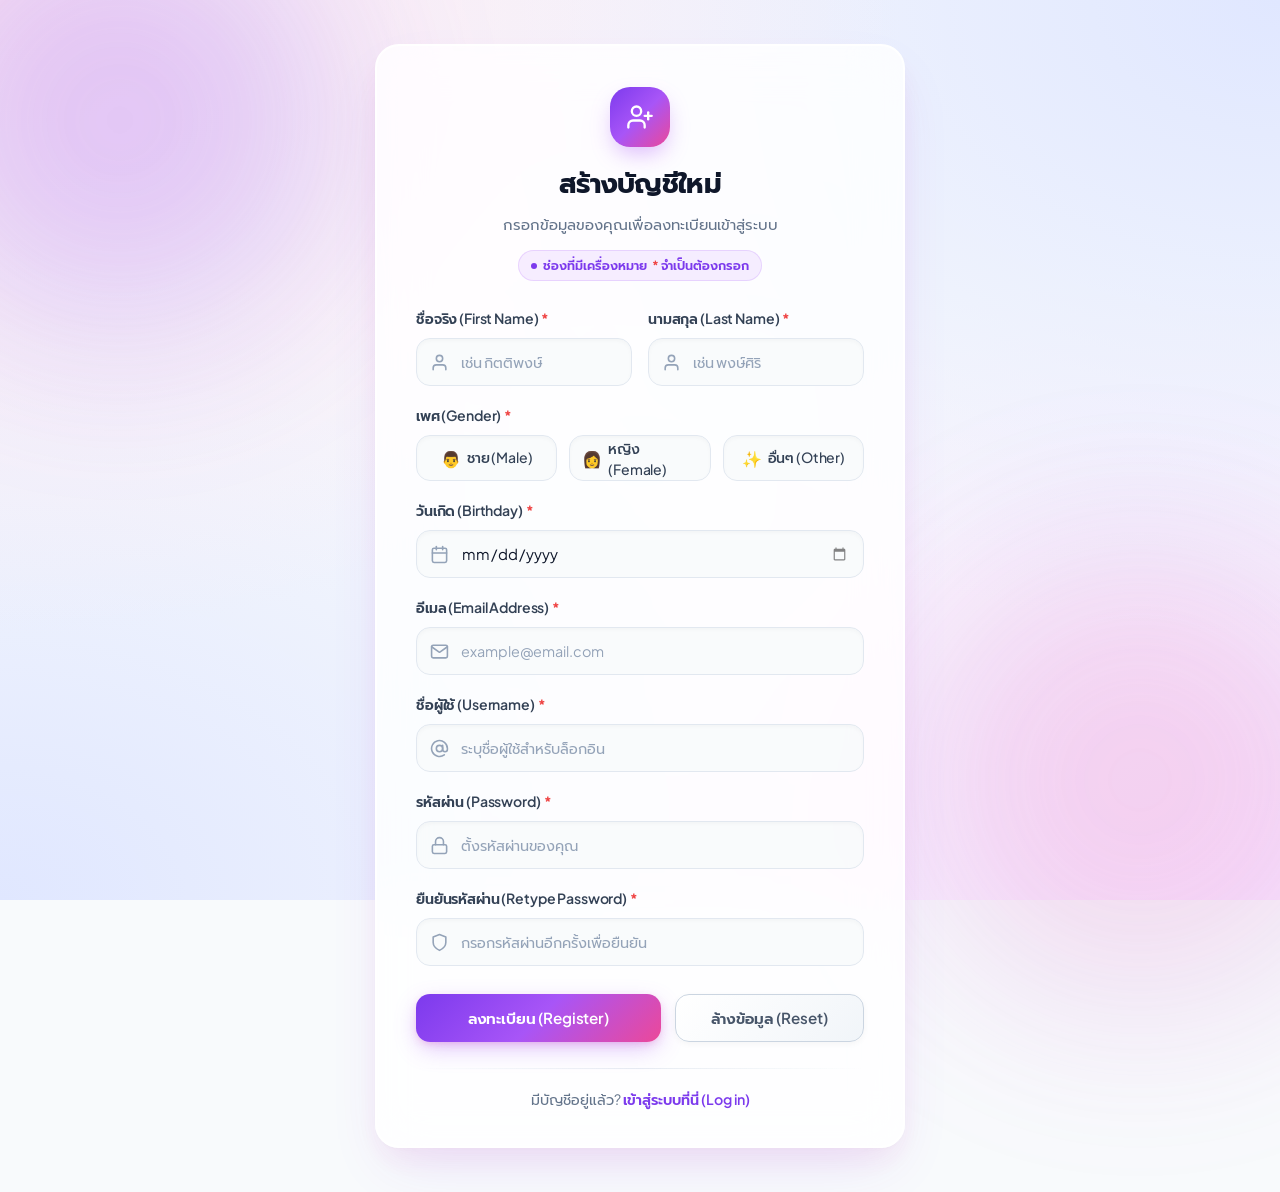
<file: index.html>
<!DOCTYPE html>
<html lang="th">
<head>
	<meta charset='utf-8'>
	<meta http-equiv='X-UA-Compatible' content='IE=edge'>
	<title>ลงทะเบียนผู้ใช้ใหม่ | Register Account</title>
	<meta name='viewport' content='width=device-width, initial-scale=1'>
	<meta name="description" content="หน้าลงทะเบียนผู้ใช้งานใหม่ ระบบสมาชิกพรีเมียม สวยงาม ทันสมัย">
	<!-- Google Fonts -->
	<link rel="preconnect" href="https://fonts.googleapis.com">
	<link rel="preconnect" href="https://fonts.gstatic.com" crossorigin>
	<link href="https://fonts.googleapis.com/css2?family=Plus+Jakarta+Sans:wght@400;500;600;700&family=Prompt:wght@300;400;500;600;700&display=swap" rel="stylesheet">
	<link rel='stylesheet' type='text/css' media='screen' href='main.css'>
	<script src='register.js'></script>
</head>
<body>
	<main class="page-wrapper">
		<form name="myRegister" id="myRegister" action="login.html" method="get">
			<fieldset>
				<!-- Form Header -->
				<header class="form-header">
					<div class="header-icon-wrapper" aria-hidden="true">
						<svg viewBox="0 0 24 24" fill="none" stroke="currentColor" stroke-width="2" stroke-linecap="round" stroke-linejoin="round">
							<path d="M16 21v-2a4 4 0 0 0-4-4H6a4 4 0 0 0-4 4v2"></path>
							<circle cx="9" cy="7" r="4"></circle>
							<line x1="19" y1="8" x2="19" y2="14"></line>
							<line x1="22" y1="11" x2="16" y2="11"></line>
						</svg>
					</div>
					<legend>สร้างบัญชีใหม่</legend>
					<p class="form-subtitle">กรอกข้อมูลของคุณเพื่อลงทะเบียนเข้าสู่ระบบ</p>
					<div class="required-info-badge">
						<span class="badge-dot"></span>
						<span>ช่องที่มีเครื่องหมาย <span class="req-star">*</span> จำเป็นต้องกรอก</span>
					</div>
				</header>

				<!-- Error Message Box (Handled by register.js) -->
				<div id="errormsg" role="alert"></div>

				<!-- First Name & Last Name (Responsive 2 Columns) -->
				<div class="form-row">
					<div class="form-group">
						<label for="firstname">ชื่อจริง (First Name)<span class="req-star">*</span></label>
						<div class="input-control">
							<span class="input-icon" aria-hidden="true">
								<svg viewBox="0 0 24 24" fill="none" stroke="currentColor" stroke-width="2" stroke-linecap="round" stroke-linejoin="round">
									<path d="M20 21v-2a4 4 0 0 0-4-4H8a4 4 0 0 0-4 4v2"></path>
									<circle cx="12" cy="7" r="4"></circle>
								</svg>
							</span>
							<input type="text" id="firstname" name="firstname" placeholder="เช่น กิตติพงษ์" required autocomplete="given-name">
						</div>
					</div>

					<div class="form-group">
						<label for="lastname">นามสกุล (Last Name)<span class="req-star">*</span></label>
						<div class="input-control">
							<span class="input-icon" aria-hidden="true">
								<svg viewBox="0 0 24 24" fill="none" stroke="currentColor" stroke-width="2" stroke-linecap="round" stroke-linejoin="round">
									<path d="M20 21v-2a4 4 0 0 0-4-4H8a4 4 0 0 0-4 4v2"></path>
									<circle cx="12" cy="7" r="4"></circle>
								</svg>
							</span>
							<input type="text" id="lastname" name="lastname" placeholder="เช่น พงษ์ศิริ" required autocomplete="family-name">
						</div>
					</div>
				</div>

				<!-- Gender Selection -->
				<div class="form-group">
					<label>เพศ (Gender)<span class="req-star">*</span></label>
					<div class="gender-options-grid">
						<label class="gender-card">
							<input type="radio" name="gender" value="male" required>
							<span class="gender-content">
								<span class="gender-icon">👨</span>
								<span>ชาย (Male)</span>
							</span>
						</label>
						<label class="gender-card">
							<input type="radio" name="gender" value="female">
							<span class="gender-content">
								<span class="gender-icon">👩</span>
								<span>หญิง (Female)</span>
							</span>
						</label>
						<label class="gender-card">
							<input type="radio" name="gender" value="other">
							<span class="gender-content">
								<span class="gender-icon">✨</span>
								<span>อื่นๆ (Other)</span>
							</span>
						</label>
					</div>
				</div>

				<!-- Birthday -->
				<div class="form-group">
					<label for="bday">วันเกิด (Birthday)<span class="req-star">*</span></label>
					<div class="input-control">
						<span class="input-icon" aria-hidden="true">
							<svg viewBox="0 0 24 24" fill="none" stroke="currentColor" stroke-width="2" stroke-linecap="round" stroke-linejoin="round">
								<rect x="3" y="4" width="18" height="18" rx="2" ry="2"></rect>
								<line x1="16" y1="2" x2="16" y2="6"></line>
								<line x1="8" y1="2" x2="8" y2="6"></line>
								<line x1="3" y1="10" x2="21" y2="10"></line>
							</svg>
						</span>
						<input type="date" id="bday" name="bday" value="" required>
					</div>
				</div>

				<!-- Email Address -->
				<div class="form-group">
					<label for="email">อีเมล (Email Address)<span class="req-star">*</span></label>
					<div class="input-control">
						<span class="input-icon" aria-hidden="true">
							<svg viewBox="0 0 24 24" fill="none" stroke="currentColor" stroke-width="2" stroke-linecap="round" stroke-linejoin="round">
								<path d="M4 4h16c1.1 0 2 .9 2 2v12c0 1.1-.9 2-2 2H4c-1.1 0-2-.9-2-2V6c0-1.1.9-2 2-2z"></path>
								<polyline points="22,6 12,13 2,6"></polyline>
							</svg>
						</span>
						<input type="email" id="email" name="email" placeholder="example@email.com" required autocomplete="email">
					</div>
				</div>

				<!-- Username -->
				<div class="form-group">
					<label for="username">ชื่อผู้ใช้ (Username)<span class="req-star">*</span></label>
					<div class="input-control">
						<span class="input-icon" aria-hidden="true">
							<svg viewBox="0 0 24 24" fill="none" stroke="currentColor" stroke-width="2" stroke-linecap="round" stroke-linejoin="round">
								<circle cx="12" cy="12" r="4"></circle>
								<path d="M16 8v5a3 3 0 0 0 6 0v-1a10 10 0 1 0-3.92 7.94"></path>
							</svg>
						</span>
						<input type="text" id="username" name="username" placeholder="ระบุชื่อผู้ใช้สำหรับล็อกอิน" required autocomplete="username">
					</div>
				</div>

				<!-- Password -->
				<div class="form-group">
					<label for="password">รหัสผ่าน (Password)<span class="req-star">*</span></label>
					<div class="input-control">
						<span class="input-icon" aria-hidden="true">
							<svg viewBox="0 0 24 24" fill="none" stroke="currentColor" stroke-width="2" stroke-linecap="round" stroke-linejoin="round">
								<rect x="3" y="11" width="18" height="11" rx="2" ry="2"></rect>
								<path d="M7 11V7a5 5 0 0 1 10 0v4"></path>
							</svg>
						</span>
						<input type="password" id="password" name="password" placeholder="ตั้งรหัสผ่านของคุณ" required autocomplete="new-password">
					</div>
				</div>

				<!-- Retype Password -->
				<div class="form-group">
					<label for="retype_password">ยืนยันรหัสผ่าน (Retype Password)<span class="req-star">*</span></label>
					<div class="input-control">
						<span class="input-icon" aria-hidden="true">
							<svg viewBox="0 0 24 24" fill="none" stroke="currentColor" stroke-width="2" stroke-linecap="round" stroke-linejoin="round">
								<path d="M12 22s8-4 8-10V5l-8-3-8 3v7c0 6 8 10 8 10z"></path>
							</svg>
						</span>
						<input type="password" id="retype_password" name="password" placeholder="กรอกรหัสผ่านอีกครั้งเพื่อยืนยัน" required autocomplete="new-password">
					</div>
				</div>

				<!-- Buttons Action Group -->
				<div class="button-actions-group">
					<input type="submit" value="ลงทะเบียน (Register)">
					<input type="reset" value="ล้างข้อมูล (Reset)">
				</div>

				<!-- Card Footer Link -->
				<div class="form-footer-divider"></div>
				<p class="switch-page-prompt">
					มีบัญชีอยู่แล้ว? <a href="login.html">เข้าสู่ระบบที่นี่ (Log in)</a>
				</p>
			</fieldset>
		</form>
	</main>
</body>
</html>
</file>
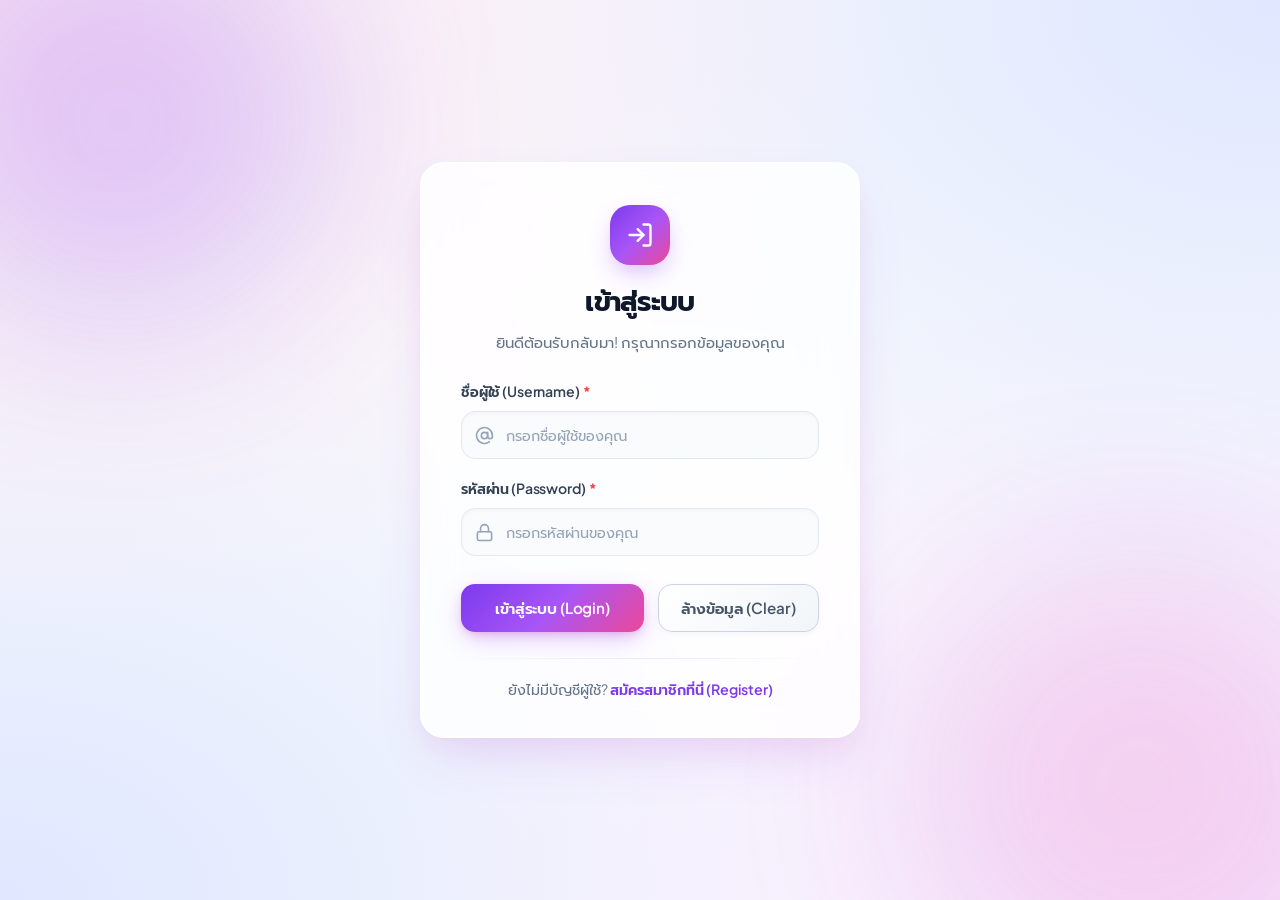
<file: login.html>
<!DOCTYPE html>
<html lang="th">
<head>
	<meta charset='utf-8'>
	<meta http-equiv='X-UA-Compatible' content='IE=edge'>
	<title>เข้าสู่ระบบสมาชิก | Member Login</title>
	<meta name='viewport' content='width=device-width, initial-scale=1'>
	<meta name="description" content="หน้าเข้าสู่ระบบสมาชิก สวยงาม ทันสมัย ใช้งานง่าย">
	<!-- Google Fonts -->
	<link rel="preconnect" href="https://fonts.googleapis.com">
	<link rel="preconnect" href="https://fonts.gstatic.com" crossorigin>
	<link href="https://fonts.googleapis.com/css2?family=Plus+Jakarta+Sans:wght@400;500;600;700&family=Prompt:wght@300;400;500;600;700&display=swap" rel="stylesheet">
	<link rel='stylesheet' type='text/css' media='screen' href='main.css'>
	<script src='login.js'></script>
</head>
<body>
	<main class="page-wrapper login-mode">
		<form name="myLogin" id="myLogin">
			<fieldset>
				<!-- Form Header -->
				<header class="form-header">
					<div class="header-icon-wrapper" aria-hidden="true">
						<svg viewBox="0 0 24 24" fill="none" stroke="currentColor" stroke-width="2" stroke-linecap="round" stroke-linejoin="round">
							<path d="M15 3h4a2 2 0 0 1 2 2v14a2 2 0 0 1-2 2h-4"></path>
							<polyline points="10 17 15 12 10 7"></polyline>
							<line x1="15" y1="12" x2="3" y2="12"></line>
						</svg>
					</div>
					<legend>เข้าสู่ระบบ</legend>
					<p class="form-subtitle">ยินดีต้อนรับกลับมา! กรุณากรอกข้อมูลของคุณ</p>
				</header>

				<!-- Friendly Hint when arrived from registration -->
				<div id="registeredHint" class="info-hint-box" style="display: none;" role="status">
					<span>✨ ได้รับข้อมูลบัญชีจากการลงทะเบียนแล้ว! กรุณากรอกชื่อผู้ใช้และรหัสผ่านเพื่อเข้าสู่ระบบ</span>
				</div>

				<!-- Username Field -->
				<div class="form-group">
					<label for="username">ชื่อผู้ใช้ (Username)<span class="req-star">*</span></label>
					<div class="input-control">
						<span class="input-icon" aria-hidden="true">
							<svg viewBox="0 0 24 24" fill="none" stroke="currentColor" stroke-width="2" stroke-linecap="round" stroke-linejoin="round">
								<circle cx="12" cy="12" r="4"></circle>
								<path d="M16 8v5a3 3 0 0 0 6 0v-1a10 10 0 1 0-3.92 7.94"></path>
							</svg>
						</span>
						<input type="text" name="username" id="username" placeholder="กรอกชื่อผู้ใช้ของคุณ" required autocomplete="username">
					</div>
				</div>

				<!-- Password Field -->
				<div class="form-group">
					<label for="password">รหัสผ่าน (Password)<span class="req-star">*</span></label>
					<div class="input-control">
						<span class="input-icon" aria-hidden="true">
							<svg viewBox="0 0 24 24" fill="none" stroke="currentColor" stroke-width="2" stroke-linecap="round" stroke-linejoin="round">
								<rect x="3" y="11" width="18" height="11" rx="2" ry="2"></rect>
								<path d="M7 11V7a5 5 0 0 1 10 0v4"></path>
							</svg>
						</span>
						<input type="password" name="password" id="password" placeholder="กรอกรหัสผ่านของคุณ" required autocomplete="current-password">
					</div>
				</div>

				<!-- Action Buttons -->
				<div class="button-actions-group">
					<input type="submit" value="เข้าสู่ระบบ (Login)">
					<input type="reset" value="ล้างข้อมูล (Clear)">
				</div>

				<!-- Card Footer Link -->
				<div class="form-footer-divider"></div>
				<p class="switch-page-prompt">
					ยังไม่มีบัญชีผู้ใช้? <a href="index.html">สมัครสมาชิกที่นี่ (Register)</a>
				</p>
			</fieldset>
		</form>
	</main>

	<!-- Auto-detect registration query parameters -->
	<script>
		document.addEventListener('DOMContentLoaded', function() {
			try {
				var urlParams = new URLSearchParams(window.location.search);
				if (urlParams.get('username')) {
					var hintBox = document.getElementById('registeredHint');
					if (hintBox) {
						hintBox.style.display = 'flex';
					}
				}
			} catch (e) {
				console.error(e);
			}
		});
	</script>
</body>
</html>
</file>
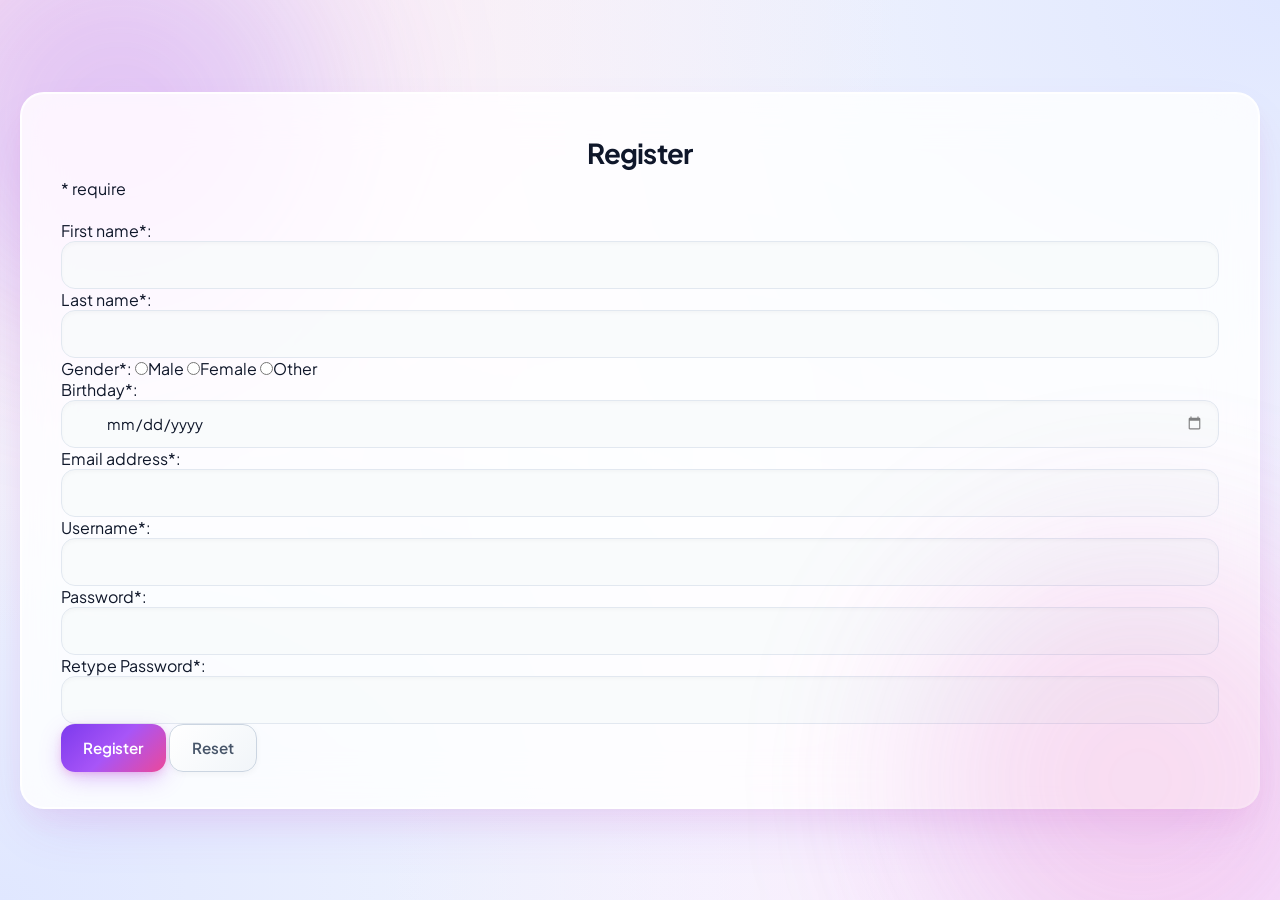
<file: register.html>
<!DOCTYPE html>
<html>
<head>
	<meta charset='utf-8'>
	<meta http-equiv='X-UA-Compatible' content='IE=edge'>
	<title>Page Title</title>
	<meta name='viewport' content='width=device-width, initial-scale=1'>
	<link rel='stylesheet' type='text/css' media='screen' href='main.css'>
	<script src='register.js'></script>
</head>
<body>
	<form name="myRegister" id="myRegister" action="login.html">
		<fieldset>
			<legend>Register</legend>
			<span>* require</span> <br>
			<span id="errormsg"></span> <br>
			First name*: 
			<input type="text" name="firstname" required>
			Last name*: 
			<input type="text" name="lastname" >
			<br>
			Gender*: 
			<input type="radio" name="gender" value="male" >Male
			<input type="radio" name="gender" value="female" >Female
			<input type="radio" name="gender" value="female" >Other
			<br>
			Birthday*: 
			<input type="date" name="bday" value="" >
			<br>
			Email address*: 
			<input type="email" name="email" >
			<br>
			Username*: 
			<input type="text" name="username" >
			<br>
			Password*: 
			<input type="password" name="password" required>
			<br>
			Retype Password*: 
			<input type="password" name="password" required>
			<br>
			<input type="submit" value="Register">
			<input type="reset" value="Reset">
		</fieldset>
	</form>
</body>
</html>
</file>
<file: main.css>
/* ==========================================================================
   Modern & Premium Glassmorphism Design System for Register & Login Forms
   ========================================================================== */

@import url('https://fonts.googleapis.com/css2?family=Plus+Jakarta+Sans:wght@400;500;600;700&family=Prompt:wght@300;400;500;600;700&display=swap');

:root {
    /* Color Palette - Vibrant Indigo, Soft Violet & Rose Pastels */
    --primary: #7c3aed;
    --primary-hover: #6d28d9;
    --primary-gradient: linear-gradient(135deg, #7c3aed 0%, #a855f7 50%, #ec4899 100%);
    --primary-glow: rgba(168, 85, 247, 0.4);

    /* Pastel Purple / Pink Focus Palette */
    --focus-border: #c084fc;
    --focus-ring: rgba(192, 132, 252, 0.28);
    --focus-glow: rgba(236, 72, 153, 0.18);

    /* Reset / Clear Button Gradient */
    --btn-reset-gradient: linear-gradient(135deg, #ffffff 0%, #f8fafc 50%, #f1f5f9 100%);
    --btn-reset-border: #cbd5e1;
    --btn-reset-text: #475569;
    --btn-reset-hover-gradient: linear-gradient(135deg, #faf5ff 0%, #f3e8ff 100%);
    --btn-reset-hover-border: #d8b4fe;
    --btn-reset-hover-text: #7e22ce;

    /* Background Mesh kept as original */
    --bg-mesh-1: #e0e7ff;
    --bg-mesh-2: #fae8ff;
    --bg-mesh-3: #fce7f3;
    --bg-base: #f8fafc;

    /* Glassmorphism Card Surface */
    --surface-glass: rgba(255, 255, 255, 0.82);
    --surface-border: rgba(255, 255, 255, 0.88);
    --surface-input: rgba(248, 250, 252, 0.78);
    --surface-input-focus: #ffffff;
    --input-border: #e2e8f0;
    --input-border-hover: #cbd5e1;

    --text-primary: #0f172a;
    --text-secondary: #334155;
    --text-muted: #64748b;
    --text-accent: #7c3aed;

    --error-bg: #fef2f2;
    --error-border: #fecaca;
    --error-text: #dc2626;

    /* Shadows & Depth */
    --shadow-card: 
        0 25px 60px -15px rgba(124, 58, 237, 0.14),
        0 15px 30px -5px rgba(236, 72, 153, 0.08),
        0 0 0 1px rgba(255, 255, 255, 0.9) inset,
        0 2px 4px rgba(0, 0, 0, 0.02);
    --shadow-card-hover:
        0 30px 70px -15px rgba(124, 58, 237, 0.2),
        0 18px 36px -5px rgba(236, 72, 153, 0.12),
        0 0 0 1px rgba(255, 255, 255, 0.95) inset;
    
    --shadow-input-inset: inset 0 2px 4px rgba(0, 0, 0, 0.028);
    --shadow-input-focus: 
        0 0 0 4px var(--focus-ring),
        0 0 18px var(--focus-glow),
        inset 0 1px 2px rgba(0, 0, 0, 0.01);
    
    --shadow-button-primary: 
        0 8px 24px -4px rgba(168, 85, 247, 0.42),
        0 3px 8px -2px rgba(236, 72, 153, 0.3);
    --shadow-button-hover: 
        0 14px 30px -4px rgba(168, 85, 247, 0.55),
        0 6px 14px -2px rgba(236, 72, 153, 0.38);
    --shadow-button-reset:
        0 2px 6px rgba(0, 0, 0, 0.04);
    --shadow-button-reset-hover:
        0 8px 20px -4px rgba(192, 132, 252, 0.28);

    /* Radii & Transitions */
    --radius-card: 24px;
    --radius-input: 14px;
    --radius-pill: 9999px;
    --transition: all 0.22s cubic-bezier(0.16, 1, 0.3, 1);
}

/* ==========================================================================
   Base & Reset
   ========================================================================== */

* {
    margin: 0;
    padding: 0;
    box-sizing: border-box;
    font-family: 'Plus Jakarta Sans', 'Prompt', -apple-system, BlinkMacSystemFont, 'Segoe UI', Roboto, sans-serif;
    -webkit-font-smoothing: antialiased;
    -moz-osx-font-smoothing: grayscale;
}

body {
    min-height: 100vh;
    display: flex;
    justify-content: center;
    align-items: center;
    padding: 44px 20px;
    background-color: var(--bg-base);
    background-image: 
        radial-gradient(at 0% 0%, var(--bg-mesh-3) 0px, transparent 50%),
        radial-gradient(at 100% 0%, var(--bg-mesh-1) 0px, transparent 50%),
        radial-gradient(at 100% 100%, var(--bg-mesh-2) 0px, transparent 50%),
        radial-gradient(at 0% 100%, #e0e7ff 0px, transparent 50%);
    background-attachment: fixed;
    position: relative;
    overflow-x: hidden;
    color: var(--text-primary);
}

/* Atmospheric Ambient Glowing Orbs */
body::before,
body::after {
    content: '';
    position: fixed;
    border-radius: 50%;
    filter: blur(90px);
    z-index: 0;
    pointer-events: none;
    opacity: 0.65;
    animation: floatAmbient 18s ease-in-out infinite alternate;
}

body::before {
    width: 440px;
    height: 440px;
    top: -100px;
    left: -100px;
    background: radial-gradient(circle, rgba(168, 85, 247, 0.45) 0%, rgba(99, 102, 241, 0.25) 100%);
}

body::after {
    width: 480px;
    height: 480px;
    bottom: -120px;
    right: -100px;
    background: radial-gradient(circle, rgba(244, 114, 182, 0.4) 0%, rgba(139, 92, 246, 0.2) 100%);
    animation-delay: -9s;
}

@keyframes floatAmbient {
    0% {
        transform: translate(0, 0) scale(1);
    }
    100% {
        transform: translate(40px, 30px) scale(1.12);
    }
}

/* ==========================================================================
   Page Container & Form Wrapper
   ========================================================================== */

.page-wrapper {
    width: 100%;
    max-width: 530px;
    position: relative;
    z-index: 1;
    animation: fadeInUp 0.45s cubic-bezier(0.16, 1, 0.3, 1);
}

.page-wrapper.login-mode {
    max-width: 440px;
}

/* Main Card Container with Enhanced Glassmorphism & Soft Drop Shadow */
form {
    background: var(--surface-glass);
    backdrop-filter: blur(24px) saturate(190%);
    -webkit-backdrop-filter: blur(24px) saturate(190%);
    border: 1px solid var(--surface-border);
    border-radius: var(--radius-card);
    padding: 42px 40px 36px 40px;
    box-shadow: var(--shadow-card);
    transition: var(--transition);
    position: relative;
    width: 100%;
}

form:hover {
    box-shadow: var(--shadow-card-hover);
    border-color: rgba(255, 255, 255, 0.95);
}

fieldset {
    border: none;
    padding: 0;
    margin: 0;
}

/* ==========================================================================
   Form Header & Typography Hierarchy
   ========================================================================== */

.form-header {
    text-align: center;
    margin-bottom: 28px;
}

.header-icon-wrapper {
    width: 60px;
    height: 60px;
    margin: 0 auto 16px auto;
    border-radius: 20px;
    background: var(--primary-gradient);
    display: flex;
    align-items: center;
    justify-content: center;
    color: #ffffff;
    box-shadow: 0 10px 22px -4px var(--primary-glow);
    transition: var(--transition);
}

.header-icon-wrapper:hover {
    transform: scale(1.08) rotate(-4deg);
    box-shadow: 0 14px 28px -4px var(--primary-glow);
}

.header-icon-wrapper svg {
    width: 28px;
    height: 28px;
}

legend {
    font-size: 1.72rem;
    font-weight: 700;
    color: var(--text-primary);
    letter-spacing: -0.025em;
    margin-bottom: 8px;
    display: block;
    width: 100%;
    text-align: center;
}

.form-subtitle {
    font-size: 0.93rem;
    color: var(--text-muted);
    line-height: 1.55;
    margin-bottom: 8px;
}

/* Badge for requirement info */
.required-info-badge {
    display: inline-flex;
    align-items: center;
    gap: 6px;
    background: rgba(168, 85, 247, 0.09);
    border: 1px solid rgba(168, 85, 247, 0.18);
    color: var(--primary);
    font-size: 0.79rem;
    font-weight: 600;
    padding: 5px 12px;
    border-radius: var(--radius-pill);
    margin-top: 6px;
}

.badge-dot {
    width: 6px;
    height: 6px;
    border-radius: 50%;
    background: var(--primary);
}

/* ==========================================================================
   Error Alert Message Box (#errormsg)
   ========================================================================== */

#errormsg {
    display: none;
    width: 100%;
    background-color: var(--error-bg);
    border: 1px solid var(--error-border);
    color: var(--error-text);
    padding: 12px 16px;
    border-radius: var(--radius-input);
    font-size: 0.88rem;
    font-weight: 500;
    line-height: 1.45;
    margin-bottom: 22px;
    align-items: center;
    gap: 10px;
    box-shadow: 0 4px 14px rgba(220, 38, 38, 0.08);
}

/* Display error message automatically when populated with text */
#errormsg:not(:empty) {
    display: flex;
    animation: shakeAlert 0.4s cubic-bezier(0.36, 0.07, 0.19, 0.97) both;
}

#errormsg::before {
    content: '⚠️';
    font-size: 1.05rem;
    flex-shrink: 0;
}

@keyframes shakeAlert {
    10%, 90% { transform: translate3d(-1px, 0, 0); }
    20%, 80% { transform: translate3d(2px, 0, 0); }
    30%, 50%, 70% { transform: translate3d(-3px, 0, 0); }
    40%, 60% { transform: translate3d(3px, 0, 0); }
}

/* Info Box / Notification for Login query params */
.info-hint-box {
    display: flex;
    align-items: center;
    gap: 10px;
    background: rgba(16, 185, 129, 0.08);
    border: 1px solid rgba(16, 185, 129, 0.25);
    color: #047857;
    padding: 12px 16px;
    border-radius: var(--radius-input);
    font-size: 0.86rem;
    font-weight: 500;
    margin-bottom: 22px;
}

/* ==========================================================================
   Form Fields, Inset Shadow & Pastel Glow Focus States
   ========================================================================== */

.form-group {
    margin-bottom: 20px;
    position: relative;
    text-align: left;
}

.form-row {
    display: grid;
    grid-template-columns: 1fr 1fr;
    gap: 16px;
}

label {
    display: block;
    font-size: 0.88rem;
    font-weight: 600;
    color: var(--text-secondary);
    margin-bottom: 8px;
    letter-spacing: -0.01em;
}

.req-star {
    color: #ef4444;
    margin-left: 3px;
    font-weight: 700;
}

/* Modern Input Controls with Inset Shadow & Pastel Glow */
.input-control {
    position: relative;
    display: flex;
    align-items: center;
    width: 100%;
}

.input-icon {
    position: absolute;
    left: 14px;
    color: #94a3b8;
    pointer-events: none;
    display: flex;
    align-items: center;
    justify-content: center;
    transition: color 0.2s ease;
    z-index: 2;
}

.input-icon svg {
    width: 19px;
    height: 19px;
}

input[type="text"],
input[type="password"],
input[type="email"],
input[type="date"] {
    width: 100%;
    height: 48px;
    padding: 0 14px 0 44px;
    font-size: 0.93rem;
    color: var(--text-primary);
    background-color: var(--surface-input);
    border: 1.5px solid var(--input-border);
    border-radius: var(--radius-input);
    box-shadow: var(--shadow-input-inset);
    transition: var(--transition);
    outline: none;
}

/* Input when icon is not present */
.no-icon input[type="text"],
.no-icon input[type="password"],
.no-icon input[type="email"],
.no-icon input[type="date"] {
    padding-left: 14px;
}

/* Placeholder styling */
input::placeholder {
    color: #94a3b8;
    font-weight: 400;
    font-size: 0.9rem;
}

/* Hover State */
input[type="text"]:hover,
input[type="password"]:hover,
input[type="email"]:hover,
input[type="date"]:hover {
    border-color: var(--input-border-hover);
    background-color: #ffffff;
    box-shadow: inset 0 1px 2px rgba(0, 0, 0, 0.02);
}

/* Premium Pastel Violet/Pink Glowing Focus State */
input[type="text"]:focus,
input[type="password"]:focus,
input[type="email"]:focus,
input[type="date"]:focus {
    border-color: var(--focus-border);
    background-color: var(--surface-input-focus);
    box-shadow: var(--shadow-input-focus);
    transform: translateY(-1.5px);
}

.input-control:focus-within .input-icon {
    color: #a855f7;
}

/* Date Input Specifics */
input[type="date"] {
    cursor: pointer;
    font-family: inherit;
    color: var(--text-primary);
}

input[type="date"]::-webkit-calendar-picker-indicator {
    cursor: pointer;
    opacity: 0.6;
    transition: opacity 0.2s ease;
    filter: invert(0.2);
}

input[type="date"]:hover::-webkit-calendar-picker-indicator,
input[type="date"]:focus::-webkit-calendar-picker-indicator {
    opacity: 1;
}

/* ==========================================================================
   Gender Interactive Cards / Segmented Options
   ========================================================================== */

.gender-options-grid {
    display: grid;
    grid-template-columns: repeat(3, 1fr);
    gap: 12px;
}

.gender-card {
    position: relative;
    cursor: pointer;
    margin: 0;
}

.gender-card input[type="radio"] {
    position: absolute;
    opacity: 0;
    width: 0;
    height: 0;
}

.gender-content {
    display: flex;
    align-items: center;
    justify-content: center;
    gap: 6px;
    height: 46px;
    padding: 0 12px;
    background: var(--surface-input);
    border: 1.5px solid var(--input-border);
    border-radius: var(--radius-input);
    box-shadow: var(--shadow-input-inset);
    font-size: 0.88rem;
    font-weight: 500;
    color: var(--text-secondary);
    transition: var(--transition);
    user-select: none;
}

.gender-card:hover .gender-content {
    border-color: var(--input-border-hover);
    background: #ffffff;
    transform: translateY(-1.5px);
}

/* Radio Checked State with Pastel Glow */
.gender-card input[type="radio"]:checked + .gender-content {
    background: linear-gradient(135deg, rgba(168, 85, 247, 0.12) 0%, rgba(236, 72, 153, 0.08) 100%);
    border-color: var(--focus-border);
    color: #6b21a8;
    font-weight: 600;
    box-shadow: 0 4px 14px rgba(192, 132, 252, 0.22);
    transform: translateY(-1.5px);
}

.gender-icon {
    font-size: 1rem;
}

/* ==========================================================================
   Action Buttons (Register, Login, Reset, Clear) with Gradients & Hover Effects
   ========================================================================== */

.button-actions-group {
    display: flex;
    align-items: center;
    gap: 14px;
    margin-top: 28px;
}

input[type="submit"],
input[type="reset"] {
    height: 48px;
    padding: 0 22px;
    border-radius: var(--radius-input);
    font-size: 0.95rem;
    font-weight: 600;
    cursor: pointer;
    transition: var(--transition);
    display: inline-flex;
    align-items: center;
    justify-content: center;
    text-align: center;
    position: relative;
    outline: none;
}

/* Primary Button (Register / Login) */
input[type="submit"] {
    flex: 1.4;
    background: var(--primary-gradient);
    color: #ffffff;
    border: none;
    box-shadow: var(--shadow-button-primary);
    letter-spacing: -0.01em;
}

input[type="submit"]:hover {
    transform: translateY(-3px);
    box-shadow: var(--shadow-button-hover);
    filter: brightness(1.04);
}

input[type="submit"]:active {
    transform: translateY(-0.5px);
    box-shadow: var(--shadow-button-primary);
    filter: brightness(0.98);
}

/* Secondary Button (Reset / Clear) with Gentle Soft Gradient & Hover Sheen */
input[type="reset"] {
    flex: 1;
    background: var(--btn-reset-gradient);
    color: var(--btn-reset-text);
    border: 1.5px solid var(--btn-reset-border);
    box-shadow: var(--shadow-button-reset);
}

input[type="reset"]:hover {
    background: var(--btn-reset-hover-gradient);
    color: var(--btn-reset-hover-text);
    border-color: var(--btn-reset-hover-border);
    transform: translateY(-3px);
    box-shadow: var(--shadow-button-reset-hover);
}

input[type="reset"]:active {
    transform: translateY(-0.5px);
    box-shadow: none;
}

/* ==========================================================================
   Card Footer & Switch Links
   ========================================================================= */

.form-footer-divider {
    height: 1px;
    background: linear-gradient(to right, transparent, rgba(226, 232, 240, 0.85), transparent);
    margin: 26px 0 20px 0;
}

.switch-page-prompt {
    text-align: center;
    font-size: 0.89rem;
    color: var(--text-muted);
}

.switch-page-prompt a {
    color: var(--primary);
    font-weight: 600;
    text-decoration: none;
    transition: var(--transition);
    position: relative;
    padding-bottom: 2px;
}

.switch-page-prompt a::after {
    content: '';
    position: absolute;
    bottom: 0;
    left: 0;
    width: 0;
    height: 1.5px;
    background: var(--primary-gradient);
    transition: width 0.22s ease-in-out;
}

.switch-page-prompt a:hover {
    color: #a855f7;
}

.switch-page-prompt a:hover::after {
    width: 100%;
}

/* ==========================================================================
   Animations
   ========================================================================== */

@keyframes fadeInUp {
    from {
        opacity: 0;
        transform: translate3d(0, 18px, 0);
    }
    to {
        opacity: 1;
        transform: translate3d(0, 0, 0);
    }
}

/* ==========================================================================
   Responsive Adaptations (Tablet & Mobile)
   ========================================================================== */

@media (max-width: 640px) {
    body {
        padding: 24px 14px;
        align-items: flex-start;
    }

    form {
        padding: 30px 22px 26px 22px;
        border-radius: 20px;
    }

    .form-row {
        grid-template-columns: 1fr;
        gap: 0;
    }

    .gender-options-grid {
        grid-template-columns: 1fr;
        gap: 8px;
    }

    .gender-content {
        height: 44px;
        justify-content: flex-start;
        padding-left: 14px;
    }

    .button-actions-group {
        flex-direction: column-reverse;
        gap: 12px;
    }

    input[type="submit"],
    input[type="reset"] {
        width: 100%;
        height: 46px;
    }

    legend {
        font-size: 1.48rem;
    }
}

@media (max-width: 380px) {
    body {
        padding: 16px 10px;
    }

    form {
        padding: 26px 16px 22px 16px;
    }

    legend {
        font-size: 1.35rem;
    }
}
</file>
